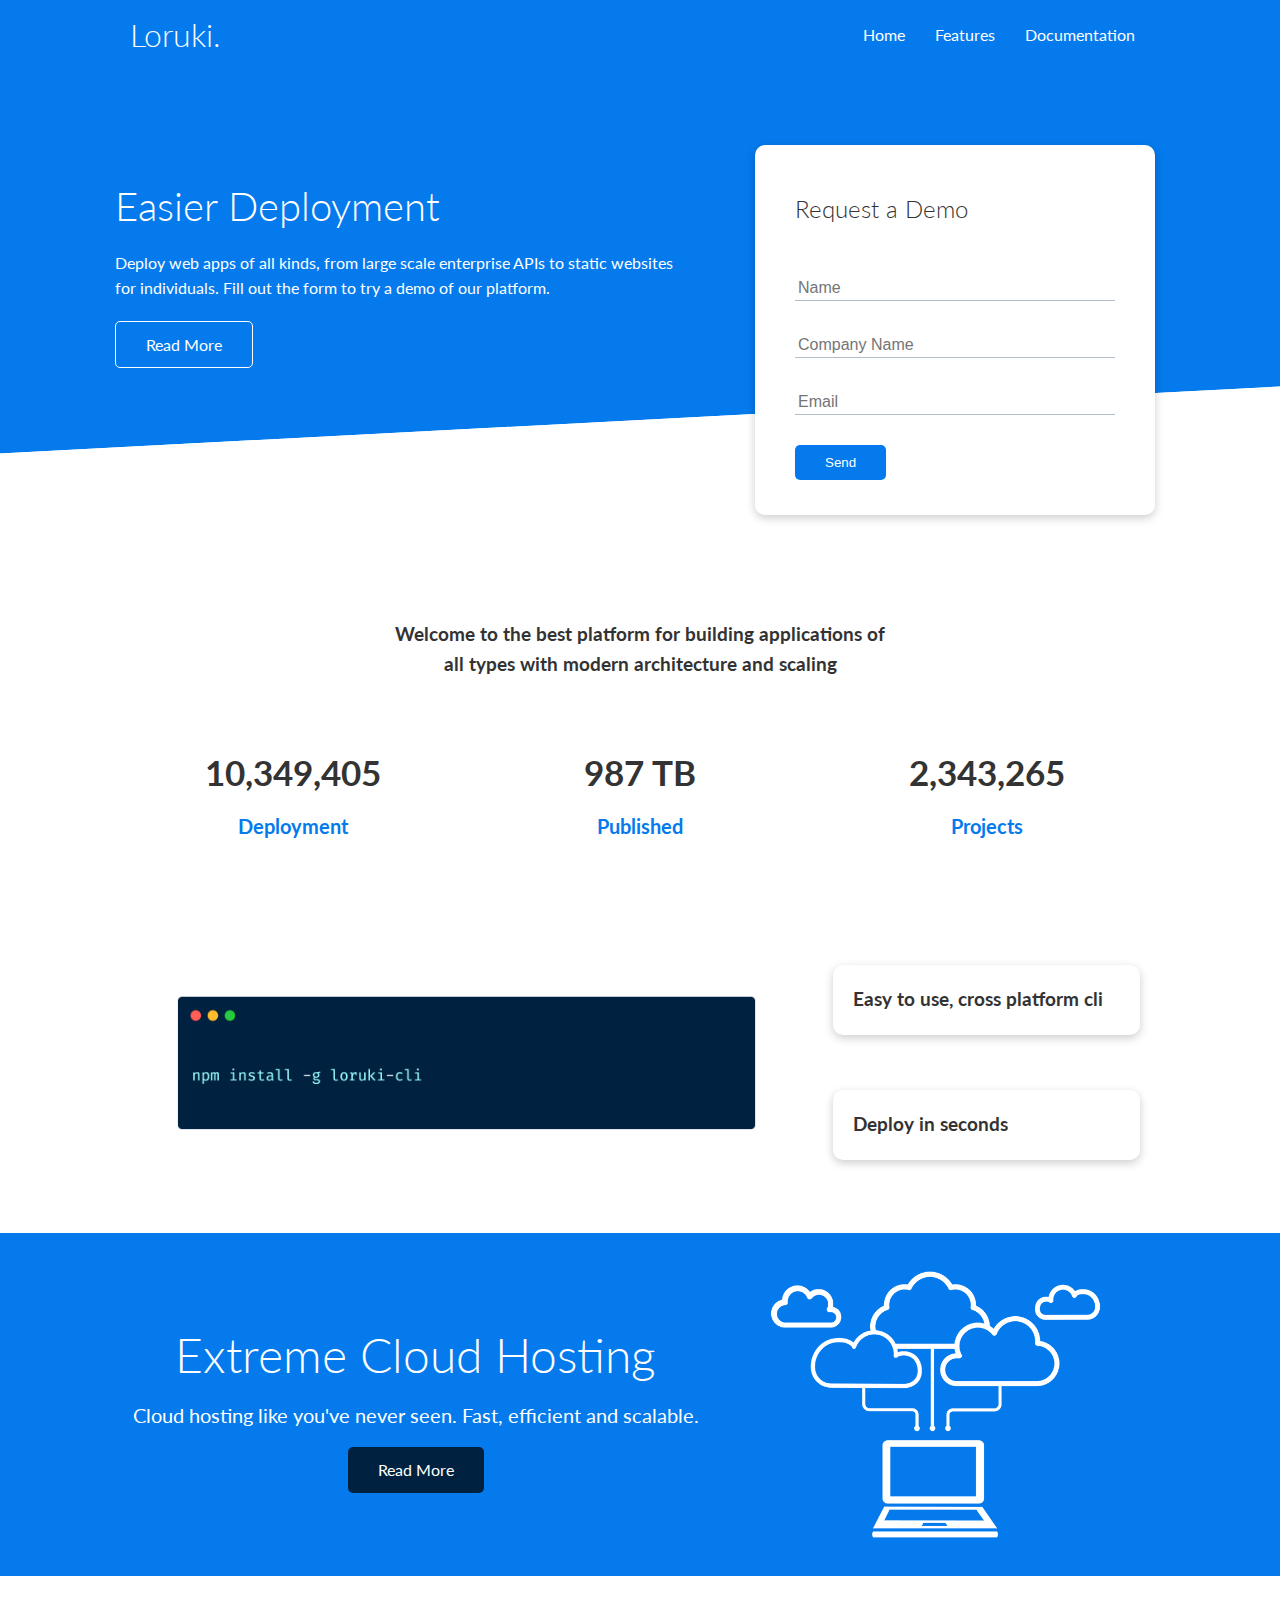
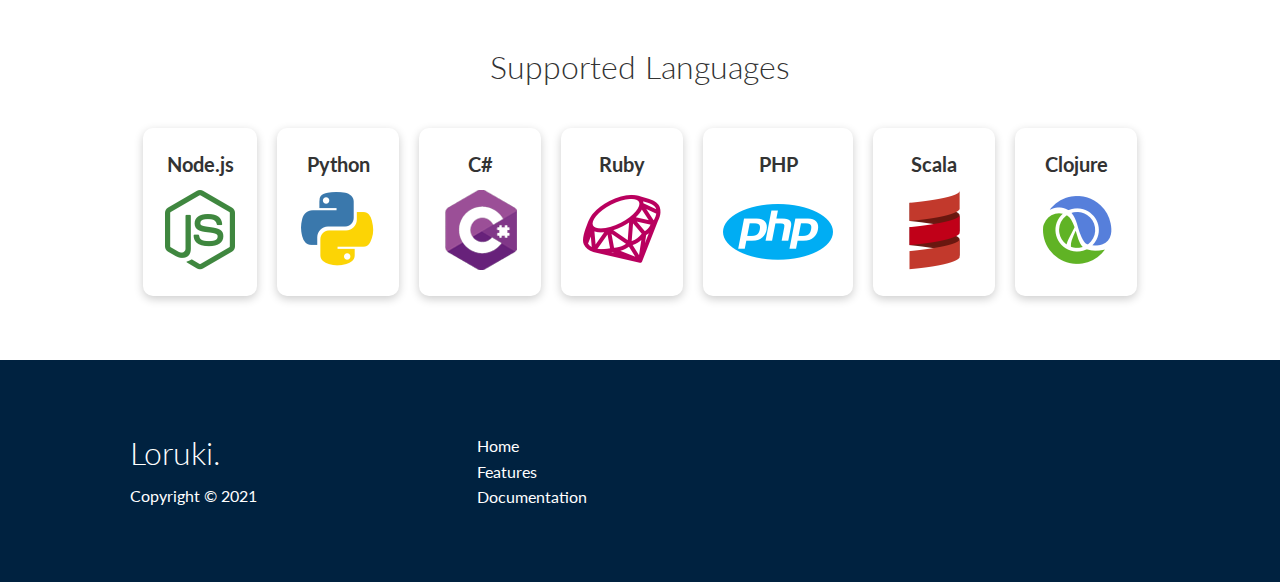
<file: index.html>
<!DOCTYPE html>
<html lang="en">
<head>
  <meta charset="UTF-8">
  <meta name="viewport" content="width=device-width, initial-scale=1.0">
  <link rel="stylesheet"
    href="https://cdnjs.cloudflare.com/ajax/libs/font-awesome/5.15.2/css/all.min.css"
    integrity="sha512-HK5fgLBL+xu6dm/Ii3z4xhlSUyZgTT9tuc/hSrtw6uzJOvgRr2a9jyxxT1ely+B+xFAmJKVSTbpM/CuL7qxO8w=="
    crossorigin="anonymous" />
  <link rel="stylesheet" href="css/utilities.css">
  <link rel="stylesheet" href="css/styles.css">
  <title>Loruki | Cloud Hostings For Everyone</title>
</head>
<body>
  <!-- Navbar -->
  <div class="navbar">
    <div class="container flex">
      <h1 class="logo">Loruki.</h1>
      <nav>
        <ul>
          <li><a href="index.html">Home</a></li>
          <li><a href="features.html">Features</a></li>
          <li><a href="docs.html">Documentation</a></li>
        </ul>
      </nav>
    </div>
  </div>

  <!-- Showcase -->
  <section class="showcase">
    <div class="container grid">
      <div class="showcase-text">
        <h1>Easier Deployment</h1>
        <p>Deploy web apps of all kinds, from large scale enterprise APIs to static websites for
          individuals. Fill out the form to try a demo of our platform.</p>
        <a href="features.html" class="btn btn-outline">Read More</a>
      </div>

      <div class="showcase-form card">
        <h2>Request a Demo</h2>
        <form name="contact" method="POST" netlify-honeypot="bot-field" data-netlify="true">
          <input type="hidden" name="form-name" value="contact">
          <p class="hidden">
            <label>Don't fill this out if you're human: <input name="bot-field"></label>
          </p>
          <div class="form-control">
            <input type="text" name="name" id="" placeholder="Name" required>
          </div>
          <div class="form-control">
            <input type="text" name="company" id="" placeholder="Company Name" required>
          </div>
          <div class="form-control">
            <input type="email" name="email" id="" placeholder="Email" required>
          </div>
          <input class="btn btn-primary" type="submit" value="Send">
        </form>
      </div>
    </div>
  </section>

  <!-- Stats -->
  <section class="stats">
    <div class="container">
      <h3 class="stats-heading text-center my-1">
        Welcome to the best platform for building applications of all types with modern architecture
        and scaling
      </h3>
      <div class="grid grid-3 text-center my-4">
        <div class="my-1">
          <i class="fas fa-server fa-3x"></i>
          <h3>10,349,405</h3>
          <p class="text-secondary">Deployment</p>
        </div>
        <div class="my-1">
          <i class="fas fa-upload fa-3x"></i>
          <h3>987 TB</h3>
          <p class="text-secondary">Published</p>
        </div>
        <div class="my-1">
          <i class="fas fa-project-diagram fa-3x"></i>
          <h3>2,343,265</h3>
          <p class="text-secondary">Projects</p>
        </div>
      </div>
    </div>
  </section>

  <!-- Cli -->
  <section class="cli py-3">
    <div class="container grid">
      <img src="/images/cli.png" alt="An CLI image with the command to install loruki-cli">
      <div class="card">
        <h3>Easy to use, cross platform cli</h3>
      </div>

      <div class="card">
        <h3>Deploy in seconds</h3>
      </div>
    </div>
  </section>

  <!-- Cloud -->
  <section class="cloud bg-primary my-2 py-2">
    <div class="container grid">
      <div class="text-center">
        <h2 class="lg">Extreme Cloud Hosting</h2>
        <p class="lead my-1">Cloud hosting like you've never seen. Fast, efficient and scalable.</p>
        <a href="features.html" class="btn btn-dark">Read More</a>
      </div>
      <img src="/images/cloud.png" alt="An image of a cloud">
    </div>
  </section>

  <!-- Languages -->
  <section class="languages py-2">
    <h2 class="md text-center my-2">
      Supported Languages
    </h2>
    <div class="container flex">
      <div class="card">
        <h4>Node.js</h4>
        <img src="/images/logos/node.png" alt="A Node JS image">
      </div>
      <div class="card">
        <h4>Python</h4>
        <img src="/images/logos/python.png" alt="A Pyhton image">
      </div>
      <div class="card">
        <h4>C#</h4>
        <img src="/images/logos/csharp.png" alt="A C-Sharp image">
      </div>
      <div class="card">
        <h4>Ruby</h4>
        <img src="/images/logos/ruby.png" alt="A Ruby image">
      </div>
      <div class="card">
        <h4>PHP</h4>
        <img src="/images/logos/php.png" alt="A Php image">
      </div>
      <div class="card">
        <h4>Scala</h4>
        <img src="/images/logos/scala.png" alt="A Scala image">
      </div>
      <div class="card">
        <h4>Clojure</h4>
        <img src="/images/logos/clojure.png" alt="A Clojure image">
      </div>
  </section>

  <!-- Footer -->
  <footer class="footer bg-dark py-5">
    <div class="container grid grid-3">
      <div>
        <h1>Loruki.</h1>
        <p>Copyright &copy; 2021</p>
      </div>
      <nav>
        <ul>
          <li><a href="index.html">Home</a></li>
          <li><a href="features.html">Features</a></li>
          <li><a href="docs.html">Documentation</a></li>
        </ul>
      </nav>
      <div class="social">
        <a href="#"><i class="fab fa-github fa-2x"></i></a>
        <a href="#"><i class="fab fa-facebook fa-2x"></i></a>
        <a href="#"><i class="fab fa-instagram fa-2x"></i></a>
        <a href="#"><i class="fab fa-twitter fa-2x"></i></a>
      </div>
    </div>
  </footer>
</body>
</html>
</file>
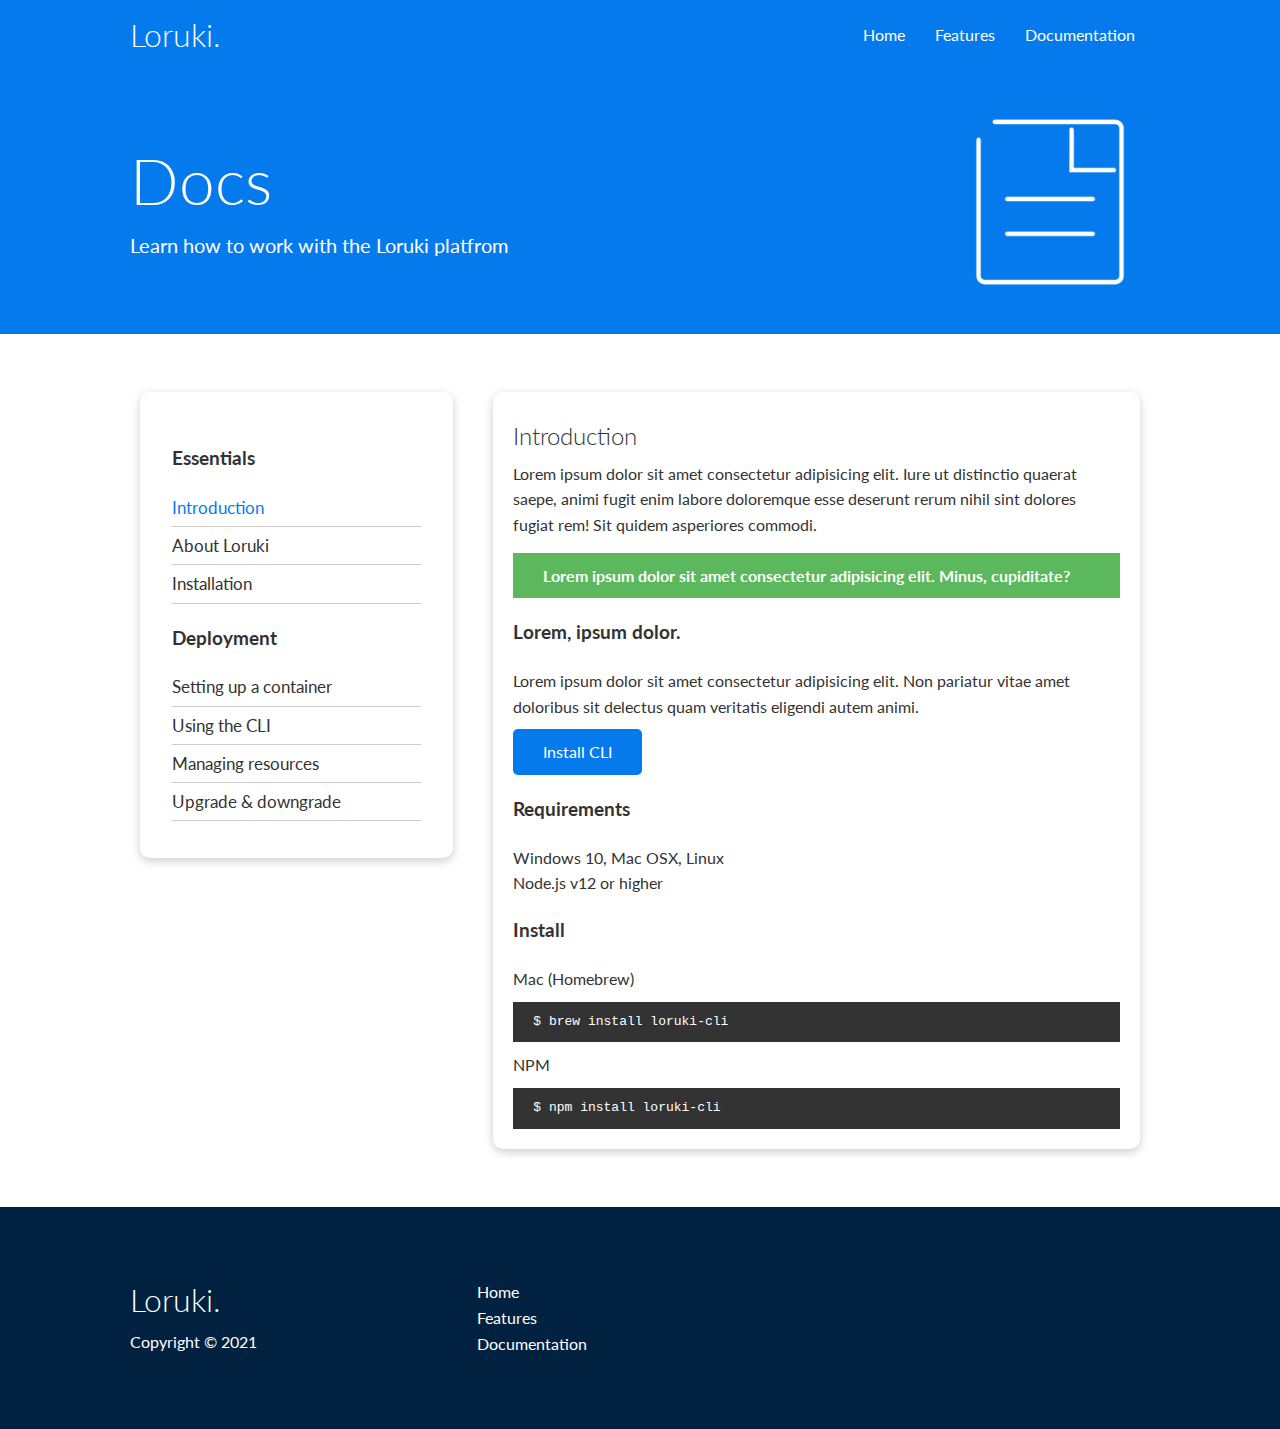
<file: docs.html>
<!DOCTYPE html>
<html lang="en">
<head>
  <meta charset="UTF-8">
  <meta name="viewport" content="width=device-width, initial-scale=1.0">
  <link rel="stylesheet"
    href="https://cdnjs.cloudflare.com/ajax/libs/font-awesome/5.15.2/css/all.min.css"
    integrity="sha512-HK5fgLBL+xu6dm/Ii3z4xhlSUyZgTT9tuc/hSrtw6uzJOvgRr2a9jyxxT1ely+B+xFAmJKVSTbpM/CuL7qxO8w=="
    crossorigin="anonymous" />
  <link rel="stylesheet" href="css/utilities.css">
  <link rel="stylesheet" href="css/styles.css">
  <title>Loruki | Documentation</title>
</head>
<body>
  <!-- Navbar -->
  <div class="navbar">
    <div class="container flex">
      <h1 class="logo">Loruki.</h1>
      <nav>
        <ul>
          <li><a href="index.html">Home</a></li>
          <li><a href="features.html">Features</a></li>
          <li><a href="docs.html">Documentation</a></li>
        </ul>
      </nav>
    </div>
  </div>

  <!-- Docs Head -->
  <section class="docs-head bg-primary py-3">
    <div class="container grid">
      <div>
        <h1 class="xl">Docs</h1>
        <p class="lead">Learn how to work with the Loruki platfrom</p>
      </div>
      <img src="/images/docs.png" alt="A picture of a server.">
    </div>
  </section>

  <!-- Docs Main -->
  <section class="docs-main my-4">
    <div class="container grid">
      <div class="card bg-light p-3">
        <h3 class="my-2">Essentials</h3>
        <nav>
          <ul>
            <li><a class="text-primary" href="#">Introduction</a></li>
            <li><a href="#">About Loruki</a></li>
            <li><a href="#">Installation</a></li>
          </ul>
        </nav>

        <h3 class="my-2">Deployment</h3>
        <nav>
          <ul>
            <li><a href="#">Setting up a container</a></li>
            <li><a href="#">Using the CLI</a></li>
            <li><a href="#">Managing resources</a></li>
            <li><a href="#">Upgrade & downgrade</a></li>
          </ul>
        </nav>
      </div>
      <div class="card">
        <h2>Introduction</h2>
        <p>Lorem ipsum dolor sit amet consectetur adipisicing elit. Iure ut distinctio quaerat
          saepe, animi fugit enim labore doloremque esse deserunt rerum nihil sint dolores fugiat
          rem! Sit quidem asperiores commodi.</p>
        <div class="alert alert-success">
          <i class="fas fa-info"></i>Lorem ipsum dolor sit amet consectetur adipisicing elit. Minus,
          cupiditate?
        </div>

        <h3>Lorem, ipsum dolor.</h3>
        <p>Lorem ipsum dolor sit amet consectetur adipisicing elit. Non pariatur vitae amet
          doloribus sit delectus quam veritatis eligendi autem animi.</p>
        <a href="#" class="btn btn-primary">Install CLI</a>

        <h3>Requirements</h3>
        <ul>
          <li>Windows 10, Mac OSX, Linux</li>
          <li>Node.js v12 or higher</li>
        </ul>

        <h3>Install</h3>
        <p>Mac (Homebrew)</p>
        <pre><code>$ brew install loruki-cli</code></pre>

        <p>NPM</p>
        <pre><code>$ npm install loruki-cli</code></pre>
      </div>
    </div>
  </section>

  <!-- Footer -->
  <footer class="footer bg-dark py-5">
    <div class="container grid grid-3">
      <div>
        <h1>Loruki.</h1>
        <p>Copyright &copy; 2021</p>
      </div>
      <nav>
        <ul>
          <li><a href="index.html">Home</a></li>
          <li><a href="features.html">Features</a></li>
          <li><a href="docs.html">Documentation</a></li>
        </ul>
      </nav>
      <div class="social">
        <a href="#"><i class="fab fa-github fa-2x"></i></a>
        <a href="#"><i class="fab fa-facebook fa-2x"></i></a>
        <a href="#"><i class="fab fa-instagram fa-2x"></i></a>
        <a href="#"><i class="fab fa-twitter fa-2x"></i></a>
      </div>
    </div>
  </footer>
</body>
</html>
</file>
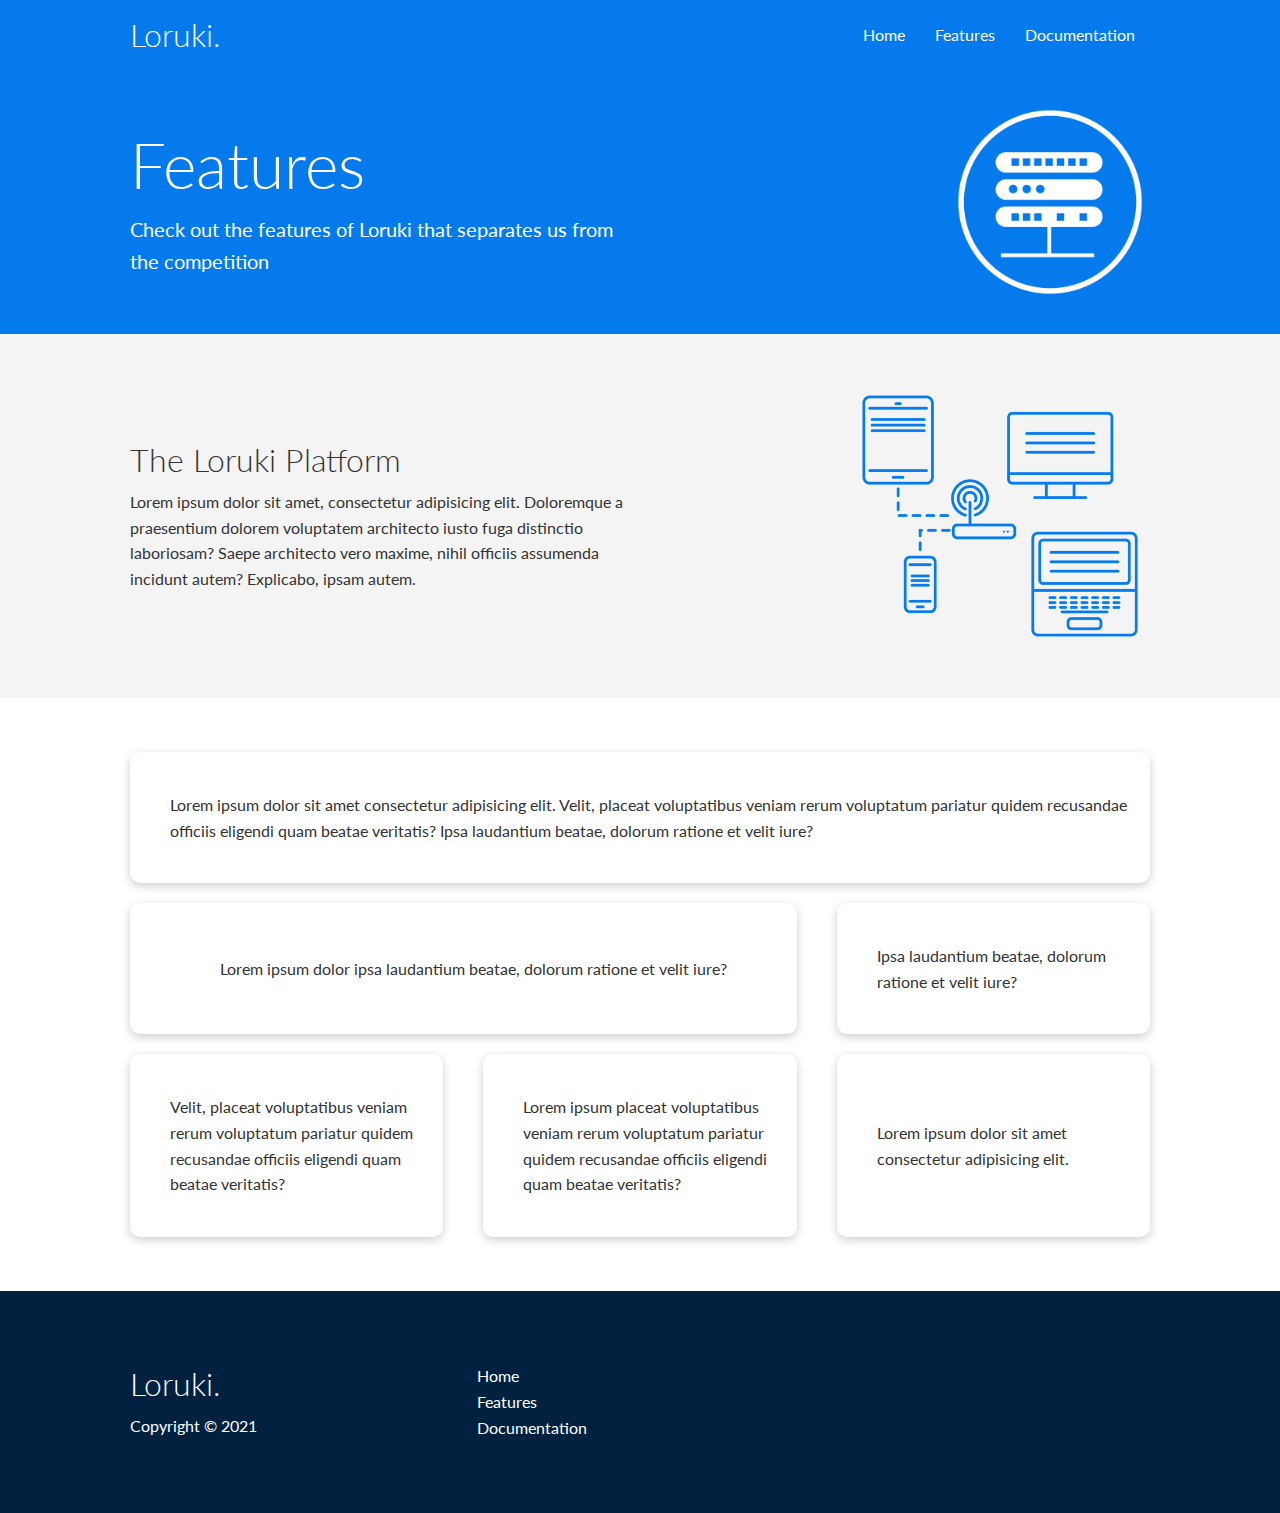
<file: features.html>
<!DOCTYPE html>
<html lang="en">
<head>
  <meta charset="UTF-8">
  <meta name="viewport" content="width=device-width, initial-scale=1.0">
  <link rel="stylesheet"
    href="https://cdnjs.cloudflare.com/ajax/libs/font-awesome/5.15.2/css/all.min.css"
    integrity="sha512-HK5fgLBL+xu6dm/Ii3z4xhlSUyZgTT9tuc/hSrtw6uzJOvgRr2a9jyxxT1ely+B+xFAmJKVSTbpM/CuL7qxO8w=="
    crossorigin="anonymous" />
  <link rel="stylesheet" href="css/utilities.css">
  <link rel="stylesheet" href="css/styles.css">
  <title>Loruki | Features</title>
</head>
<body>
  <!-- Navbar -->
  <div class="navbar">
    <div class="container flex">
      <h1 class="logo">Loruki.</h1>
      <nav>
        <ul>
          <li><a href="index.html">Home</a></li>
          <li><a href="features.html">Features</a></li>
          <li><a href="docs.html">Documentation</a></li>
        </ul>
      </nav>
    </div>
  </div>

  <!-- Features Head -->
  <section class="features-head bg-primary py-3">
    <div class="container grid">
      <div>
        <h1 class="xl">Features</h1>
        <p class="lead">Check out the features of Loruki that separates us from the competition</p>
      </div>
      <img src="/images/server.png" alt="A picture of a server.">
    </div>
  </section>

  <!-- Features Sub-Head -->
  <section class="features-sub-head bg-light py-3">
    <div class="container grid">
      <div>
        <h1 class="md">The Loruki Platform</h1>
        <p>Lorem ipsum dolor sit amet, consectetur adipisicing elit. Doloremque a praesentium
          dolorem voluptatem architecto iusto fuga distinctio laboriosam? Saepe architecto vero
          maxime, nihil officiis assumenda incidunt autem? Explicabo, ipsam autem.</p>
      </div>
      <img src="/images/server2.png" alt="A picture of a server.">
    </div>
  </section>

  <!-- Features Main -->
  <section class="features-main my-2">
    <div class="container grid grid-3">
      <div class="card flex">
        <i class="fas fa-server fa-3x"></i>
        <p>Lorem ipsum dolor sit amet consectetur adipisicing elit. Velit, placeat voluptatibus
          veniam rerum voluptatum pariatur quidem recusandae officiis eligendi quam beatae
          veritatis? Ipsa laudantium beatae, dolorum ratione et velit iure?</p>
      </div>

      <div class="card flex">
        <i class="fas fa-network-wired fa-3x"></i>
        <p>Lorem ipsum dolor ipsa laudantium beatae, dolorum ratione et velit iure?</p>
      </div>

      <div class="card flex">
        <i class="fas fa-laptop-code fa-3x"></i>
        <p>Ipsa laudantium beatae, dolorum ratione et velit iure?</p>
      </div>

      <div class="card flex">
        <i class="fas fa-database fa-3x"></i>
        <p>Velit, placeat voluptatibus veniam rerum voluptatum pariatur quidem recusandae officiis
          eligendi quam beatae veritatis?</p>
      </div>

      <div class="card flex">
        <i class="fas fa-power-off fa-3x"></i>
        <p>Lorem ipsum placeat voluptatibus veniam rerum voluptatum pariatur quidem recusandae
          officiis eligendi quam beatae veritatis? </p>
      </div>

      <div class="card flex">
        <i class="fas fa-upload fa-3x"></i>
        <p>Lorem ipsum dolor sit amet consectetur adipisicing elit.</p>
      </div>
    </div>
  </section>

  <!-- Footer -->
  <footer class="footer bg-dark py-5">
    <div class="container grid grid-3">
      <div>
        <h1>Loruki.</h1>
        <p>Copyright &copy; 2021</p>
      </div>
      <nav>
        <ul>
          <li><a href="index.html">Home</a></li>
          <li><a href="features.html">Features</a></li>
          <li><a href="docs.html">Documentation</a></li>
        </ul>
      </nav>
      <div class="social">
        <a href="#"><i class="fab fa-github fa-2x"></i></a>
        <a href="#"><i class="fab fa-facebook fa-2x"></i></a>
        <a href="#"><i class="fab fa-instagram fa-2x"></i></a>
        <a href="#"><i class="fab fa-twitter fa-2x"></i></a>
      </div>
    </div>
  </footer>
</body>
</html>
</file>
<file: css/utilities.css>
/* BUTTON */
.btn {
  background: var(--primary-color);
  border: none;
  border-radius: 5px;
  color: #fff;
  cursor: pointer;
  display: inline-block;
  padding: 10px 30px;
}

.btn-outline {
  background-color: transparent;
  border: 1px solid #fff;
}

.btn:hover {
  transform: scale(0.95);
}

/* BACKGROUNDS */
.bg-primary,
.btn-primary {
  background: var(--primary-color);
  color: #fff;
}

.bg-secondary,
.btn-secondary {
  background: var(--primary-color);
  color: #fff;
}

.bg-dark,
.btn-dark {
  background: var(--dark-color);
  color: #fff;
}

.bg-light,
.btn-light {
  background: var(--light-color);
  color: #333;
}

.bg-primary a,
.btn-primary a,
.bg-secondary a,
.btn-secondary a,
.bg-dark a,
.btn-dark a {
  color: #fff;
}

/* TEXT-COLOE */
.text-primary {
  color: var(--primary-color);
}

.text-secondary {
  color: var(--primary-color);
}

.text-dark {
  color: var(--dark-color);
}

.text-light {
  color: var(--light-color);
}

/* CARDS */

.card {
  background-color: #fff;
  border-radius: 10px;
  box-shadow: 0 3px 10px rgba(0, 0, 0, 0.2);
  color: #333;
  padding: 20px;
  margin: 10px;
}

/* CONTAINERS */

.container {
  max-width: 1100px;
  margin: 0 auto;
  overflow: auto;
  padding: 0 40px;
}

/* FLEXBOX */
.flex {
  display: flex;
  justify-content: center;
  align-items: center;
  height: 100%;
}

/* GIRDS */

.grid {
  display: grid;
  grid-template-columns: repeat(2, 1fr);
  gap: 20px;
  justify-content: center;
  align-items: center;

  height: 100%;
}

.grid-3 {
  grid-template-columns: repeat(3, 1fr);
}

/* MARGINS */
.my-1 {
  margin: 1rem 0;
}

.my-2 {
  margin: 1.5rem 0;
}

.my-3 {
  margin: 2rem 0;
}

.my-4 {
  margin: 3rem 0;
}

.my-5 {
  margin: 4rem 0;
}

.mx-1 {
  margin: 1rem 0;
}

.mx-2 {
  margin: 1.5rem 0;
}

.mx-3 {
  margin: 2rem 0;
}

.mx-4 {
  margin: 3rem 0;
}

.mx-5 {
  margin: 4rem 0;
}

.m-1 {
  margin: 1rem;
}

.m-2 {
  margin: 1.5rem;
}

.m-3 {
  margin: 2rem;
}

.m-4 {
  margin: 3rem;
}

.m-5 {
  margin: 4rem;
}

/* PADDINGS */
.px-1 {
  padding: 1rem 0;
}

.px-2 {
  padding: 1.5rem 0;
}

.px-3 {
  padding: 2rem 0;
}

.px-4 {
  padding: 3rem 0;
}

.px-5 {
  padding: 4rem 0;
}

.py-1 {
  padding: 1rem 0;
}

.py-2 {
  padding: 1.5rem 0;
}

.py-3 {
  padding: 2rem 0;
}

.py-4 {
  padding: 3rem 0;
}

.py-5 {
  padding: 4rem 0;
}

.p-1 {
  padding: 1rem;
}

.p-2 {
  padding: 1.5rem;
}

.p-3 {
  padding: 2rem;
}

.p-4 {
  padding: 3rem;
}

.p-5 {
  padding: 4rem;
}

/* TEXT SIZES */
.alert {
  background-color: var(--light-color);
  font-weight: bold;
  padding: 10px 20px;
  margin: 15px 0;
}

.alert i {
  margin-right: 10px;
}

.alert-success {
  background-color: var(--success-color);
  color: #fff;
}

.alert-error {
  background-color: var(--error-color);
  color: #fff;
}

.lead {
  font-size: 20px;
}

.sm {
  font-size: 1rem;
}

.md {
  font-size: 2rem;
}

.lg {
  font-size: 3rem;
}

.xl {
  font-size: 4rem;
}

/* TEXT ALIGNMENTS */
.text-center {
  text-align: center;
}
</file>
<file: css/styles.css>
@import url('https://fonts.googleapis.com/css2?family=Lato:wght@300&display=swap');

:root {
  --primary-color: #047AED;
  --secondary-color: #1C3FA8;
  --dark-color: #002240;
  --light-color: #F4F4F4;
  --success-color: #5CB85C;
  --error-color: #D9534F;
}

* {
  box-sizing: border-box;
  padding: 0;
  margin: 0;
}

body {
  color: #333;
  font-family: 'Lato', sans-serif;
  line-height: 1.6;
}

a {
  color: #333;
  text-decoration: none;
}

code,
pre {
  background-color: #333;
  color: #fff;
  padding: 10px;
}

h1,
h2 {
  font-weight: 300;
  line-height: 1.2;
  margin: 10px 0;
}

p {
  margin: 10px 0;
}

img {
  width: 100%;
}

ul {
  list-style-type: none;
}

.hidden {
  height: 0;
  visibility: hidden;
}

/* NAVIGATION */
.navbar {
  background-color: var(--primary-color);
  color: #fff;
  height: 70px;
}

.navbar .flex {
  justify-content: space-between;
}

.navbar ul {
  display: flex;
}

.navbar a {
  color: #fff;
  padding: 10px;
  margin: 0 5px;
}

.navbar a:not(:last-of-type) {
  margin-right: 0;
}

.navbar a:hover {
  border-bottom: 2px solid #fff;
}

/* SHOWCASE */
.showcase {
  background-color: var(--primary-color);
  color: #fff;
  height: 400px;
  position: relative;
}

.showcase h1 {
  font-size: 40px;
}

.showcase p {
  margin: 20px 0;
}

.showcase .grid {
  grid-template-columns: 55% 45%;
  gap: 30px;
  overflow: visible;
}

.showcase::before,
.showcase::after {
  content: '';
  height: 100px;
  background-color: #fff;

  position: absolute;
  bottom: -50px;
  left: 0px;
  right: 0px;

  transform: skewY(-3deg);
  -webkit-transform: skewY(-3deg);
  -moz-transform: skewY(-3deg);
  -ms-transform: skewY(-3deg);
}

.showcase-text {
  animation: slideInFromLeft 1s ease-in;
}

.showcase-form {
  position: relative;
  top: 60px;
  height: 370px;
  width: 400px;
  padding: 40px;
  z-index: 100;
  justify-self: end;
  animation: slideInFromRight 1s ease-in;
}

.showcase-form .form-control {
  margin: 30px 0;
}

.showcase-form input[type='text'],
.showcase-form input[type='email'] {
  border: 0;
  border-bottom: 1px solid #b4becb;
  font-size: 16px;
  padding: 3px;
  width: 100%;
}

.showcase-form input:focus {
  outline: none;
}

/* STATS */
.stats {
  padding-top: 150px;
  animation: slideInFromBottom 1s ease-in;
}

.stats-heading {
  max-width: 500px;
  margin: auto;
}

.stats .grid h3 {
  font-size: 35px;
}

.stats .grid p {
  font-size: 20px;
  font-weight: bold;
}

/* CLI */
.cli .grid {
  grid-template-columns: repeat(3, 1fr);
  grid-template-rows: repeat(2, 1fr);
}

.cli .grid>*:first-child {
  grid-column: 1 / span 2;
  grid-row: 1 / span 2;
}

/* CLOUD */
.cloud .grid {
  grid-template-columns: 4fr 3fr;
}

/* LANGUAGES */
.languages .flex {
  flex-wrap: wrap;
}

.languages .card {
  text-align: center;
  margin: 18px 10px 40px;
  transition: transform 0.2s ease-in-out;
}

.languages .card:hover {
  transform: translateY(-15px);
}

.languages .card h4 {
  font-size: 20px;
  margin-bottom: 10px;
}

/* FEATURES */
.features-head img,
.docs-head img {
  justify-self: flex-end;
  width: 200px;
}

.features-sub-head img {
  justify-self: flex-end;
  width: 300px;
}

.features-main .card>i {
  margin-right: 20px;
}

.features-main .grid {
  padding: 30px;
}

.features-main .grid>*:first-child {
  grid-column: 1 / span 3;
}

.features-main .grid>*:nth-of-type(2) {
  grid-column: 1 / span 2;
}

/* DOCUMENTATION */
.docs-main h3 {
  margin: 20px 0;
}

.docs-main .grid {
  grid-template-columns: 1fr 2fr;
  align-items: flex-start;
}

.docs-main nav li {
  font-size: 17px;
  padding-bottom: 5px;
  margin-bottom: 5px;
  border-bottom: 1px solid #cccccc;
}

.docs-main a:hover {
  font-weight: bold;
}

/* FOOTER */
.footer .social a {
  margin: 0 10px;
}

/* ANIMATIONS */
@keyframes slideInFromLeft {
  0% {
    transform: translateX(-100%);
  }

  100% {
    transform: translateX(0);
  }
}

@keyframes slideInFromRight {
  0% {
    transform: translateX(100%);
  }

  100% {
    transform: translateX(0);
  }
}

@keyframes slideInFromTop {
  0% {
    transform: translateY(-100%);
  }

  100% {
    transform: translateX(0);
  }
}

@keyframes slideInFromBottom {
  0% {
    transform: translateY(100%);
  }

  100% {
    transform: translateX(0);
  }
}

/* SCREEN TABLETS AND UNDER */
@media(max-width: 940px) {
  .showcase-text {
    width: 350px;
  }

  .showcase-form {
    height: 360px;
    width: 340px;
  }
}

@media(max-width: 768px) {

  .grid,
  .showcase .grid,
  .stats .grid,
  .cli .grid,
  .cloud .grid,
  .features-main .grid,
  .docs-main .grid {
    grid-template-columns: 1fr;
    grid-template-rows: 1fr;
  }

  .showcase {
    height: auto;
  }

  .showcase-text {
    justify-self: center;
    margin-top: 40px;
    text-align: center;
  }

  .showcase-form {
    justify-self: center;
    margin: auto;
    height: 340px;
    width: 320px;
  }

  .cli .grid>*:first-child {
    grid-column: 1;
    grid-row: 1;
  }

  .features-head,
  .features-sub-head,
  .docs-head {
    text-align: center;
  }

  .features-head img,
  .features-sub-head img,
  .docs-head img {
    justify-self: center;
  }

  .features-main .grid .card:first-child,
  .features-main .grid>*:nth-child(2) {
    grid-column: 1;
  }
}

/* SCREEN: MOBILE */
@media(max-width: 500px) {
  .navbar {
    height: 110px;
  }

  .navbar .flex {
    flex-direction: column;
  }

  .navbar ul {
    padding: 10px;
    background-color: rgba(0, 0, 0, 0.1);
  }
}
</file>
